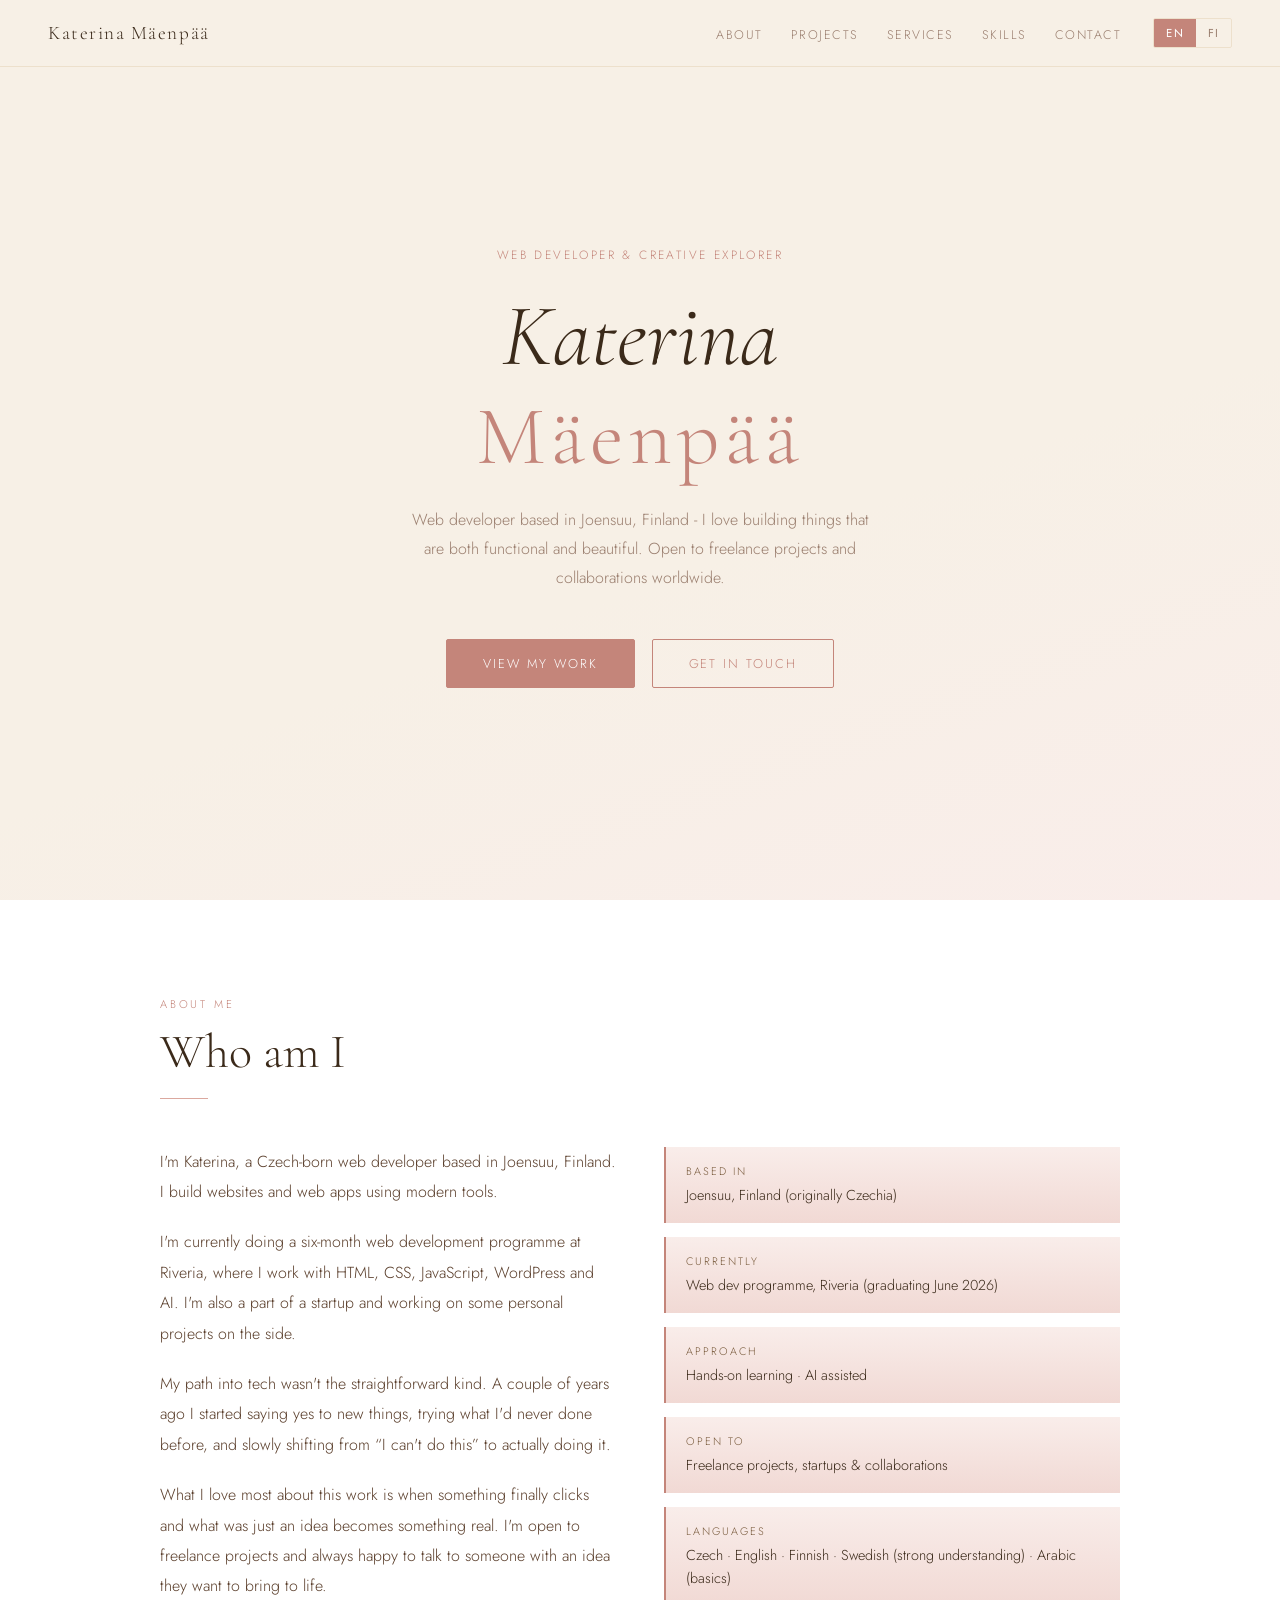
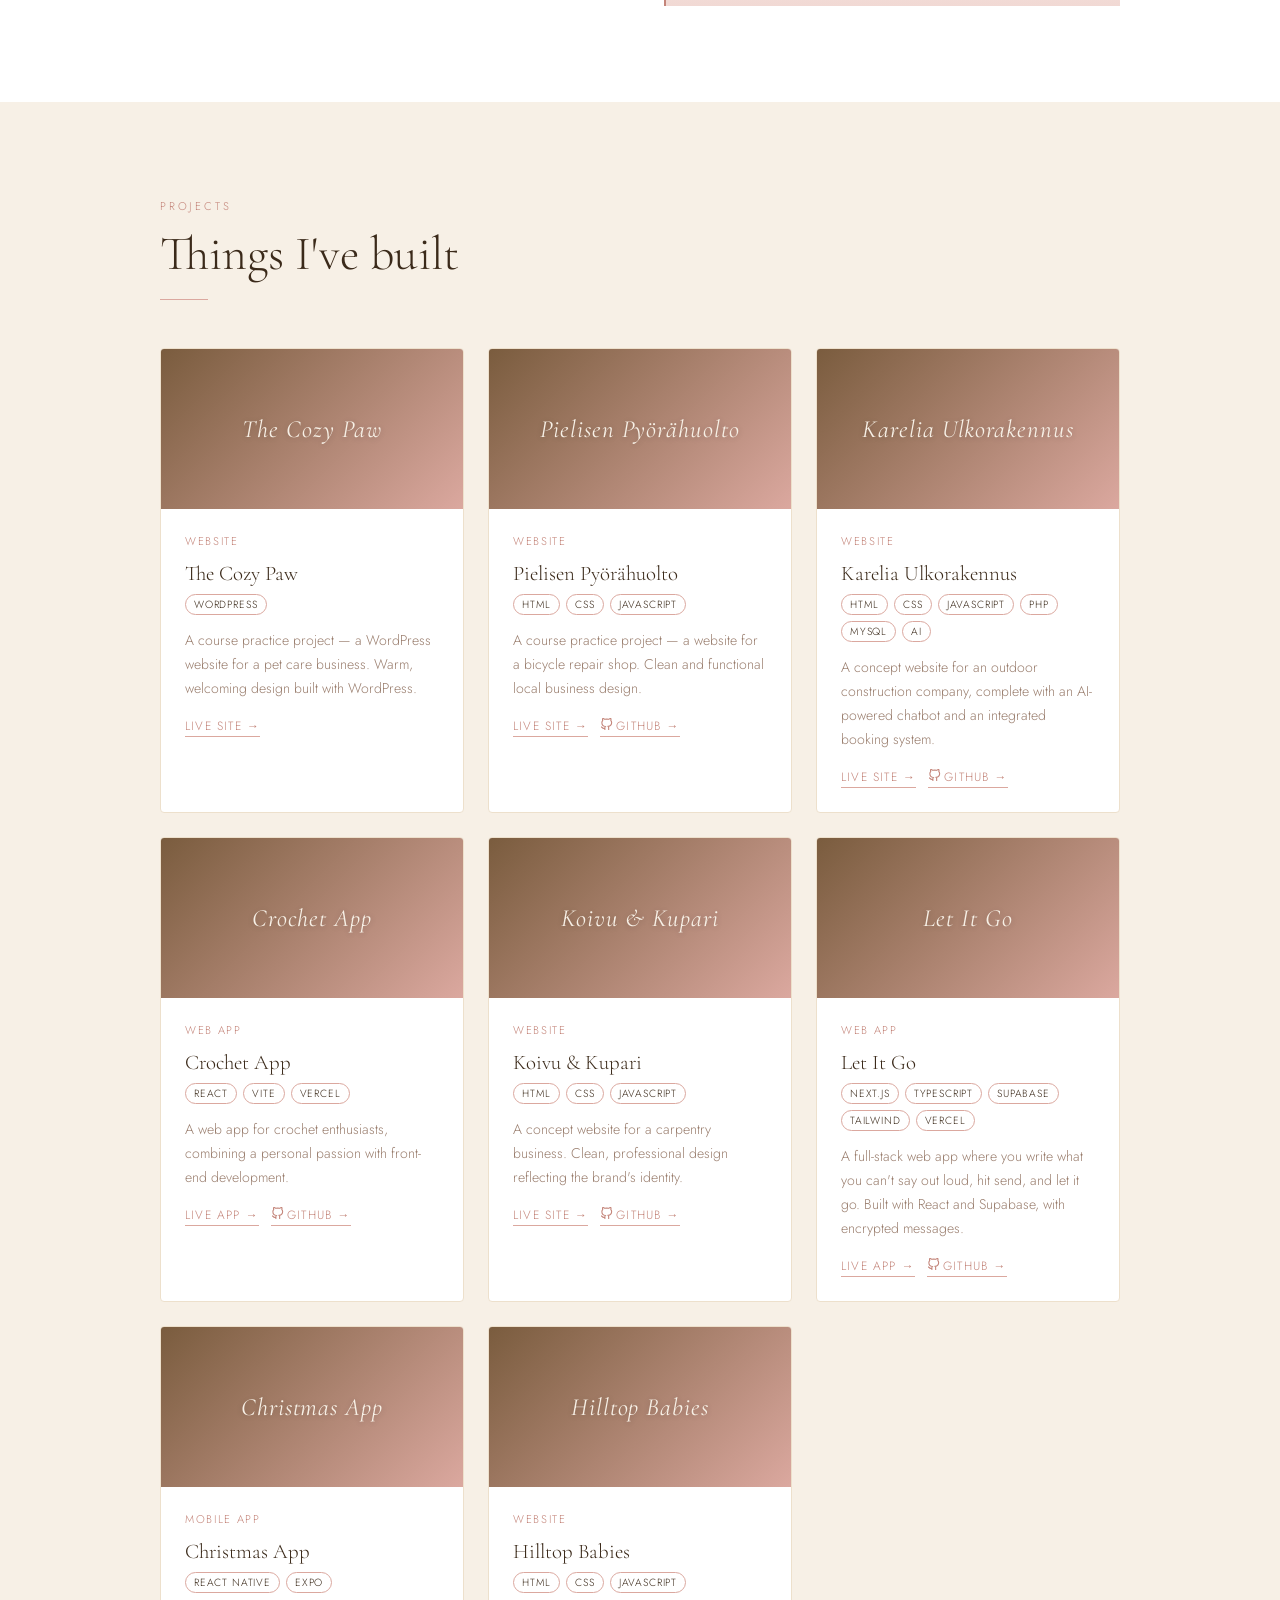
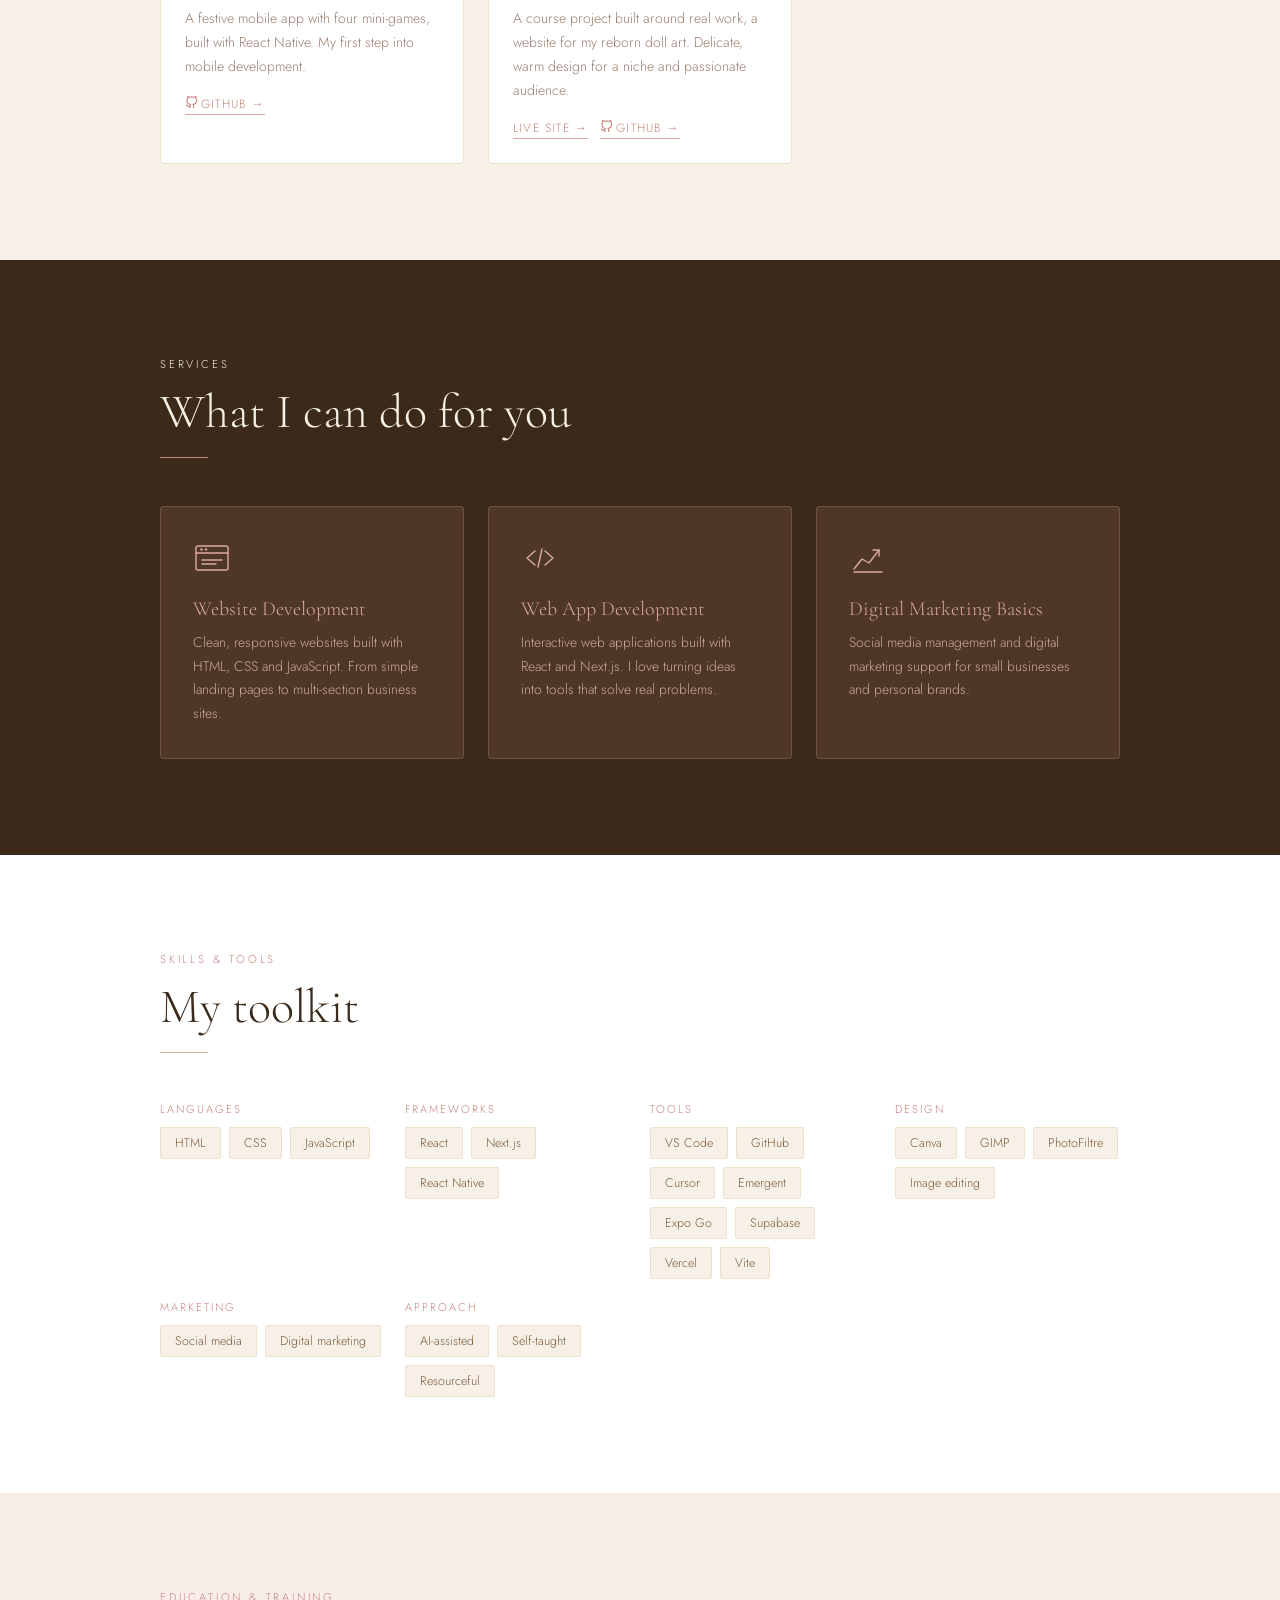
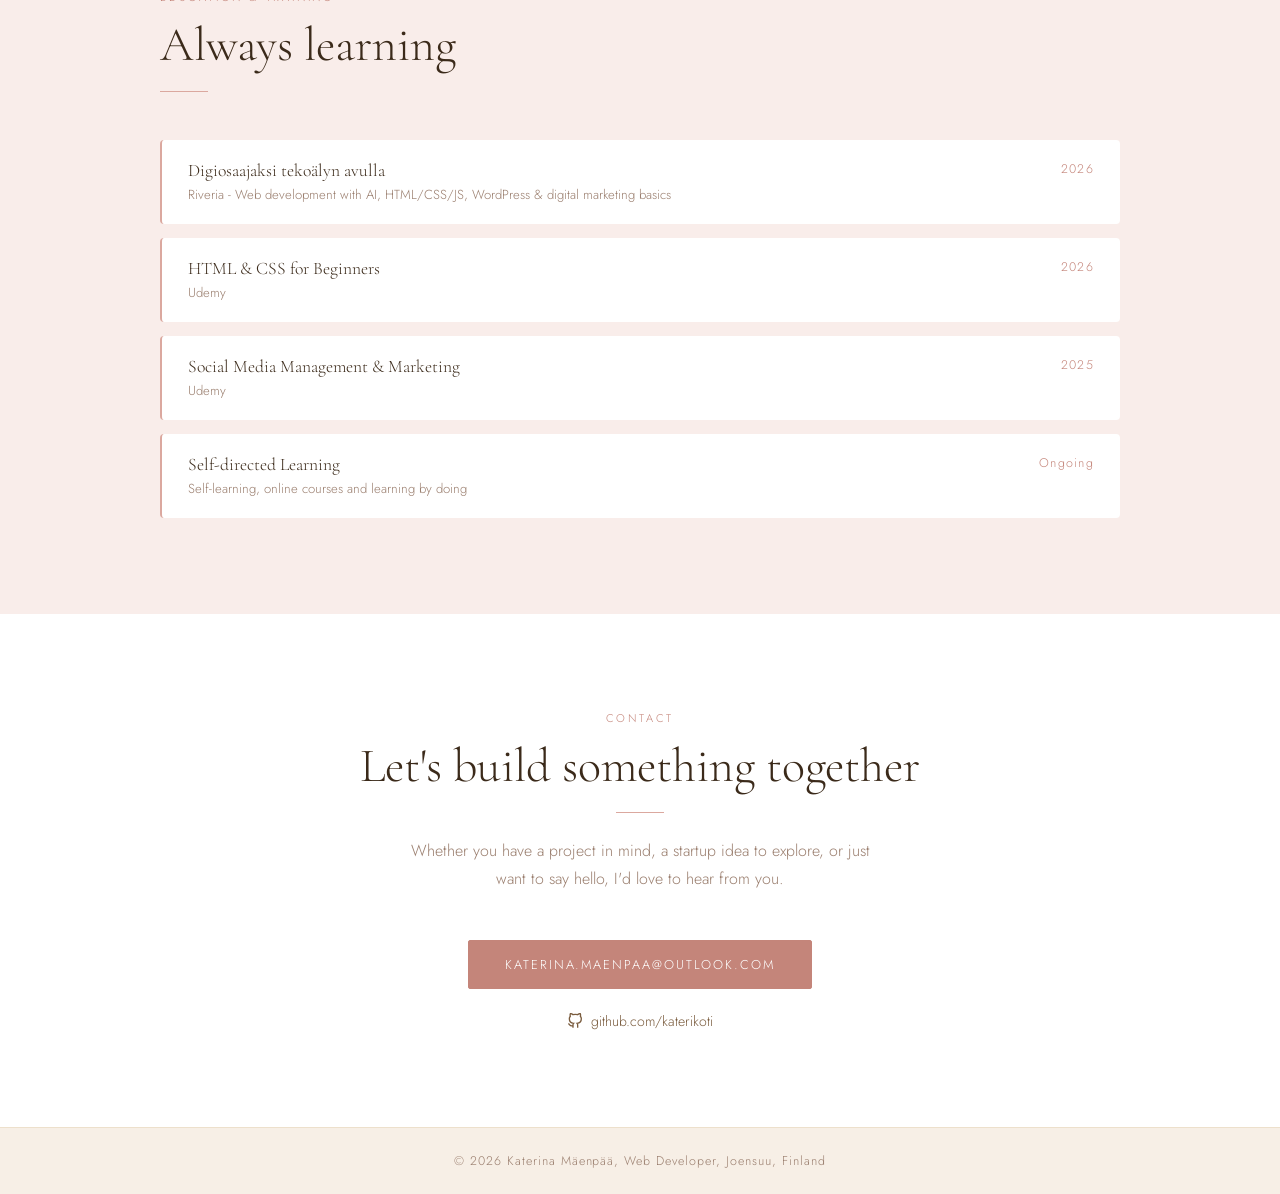
<file: index.html>
<!DOCTYPE html>
<html lang="en">
<head>
<meta charset="UTF-8"/>
<meta name="viewport" content="width=device-width, initial-scale=1.0"/>
<title>Katerina Mäenpää — Web Developer in Joensuu, Finland</title>

<!-- SEO -->
<meta name="description" content="Katerina Mäenpää is a freelance web developer based in Joensuu, Finland. Building websites, web apps and digital solutions with care and creativity."/>
<meta name="keywords" content="web developer Joensuu, freelance web developer Finland, website development Joensuu, React developer Finland, Katerina Mäenpää"/>
<meta name="author" content="Katerina Mäenpää"/>
<meta name="robots" content="index, follow"/>

<!-- GEO -->
<meta name="geo.region" content="FI-13"/>
<meta name="geo.placename" content="Joensuu, Finland"/>
<meta name="geo.position" content="62.6010;29.7637"/>
<meta name="ICBM" content="62.6010, 29.7637"/>

<!-- Open Graph -->
<meta property="og:type" content="website"/>
<meta property="og:title" content="Katerina Mäenpää — Web Developer in Joensuu, Finland"/>
<meta property="og:description" content="Freelance web developer based in Joensuu, Finland. Websites, web apps and digital solutions built with care and creativity."/>
<meta property="og:locale" content="en_US"/>
<meta property="og:locale:alternate" content="fi_FI"/>

<link rel="icon" type="image/svg+xml" href="favicon.svg"/>
<link rel="canonical" href="https://katerikoti.github.io"/>
<link href="https://fonts.googleapis.com/css2?family=Cormorant+Garamond:ital,wght@0,300;0,400;0,600;1,300;1,400&family=Jost:wght@300;400;500&display=swap" rel="stylesheet"/>
<link rel="stylesheet" href="style.css"/>
</head>
<body>

<nav>
  <a href="#hero" class="nav-name">Katerina Mäenpää</a>
  <div class="nav-right">
    <ul class="nav-links">
      <li><a href="#about" data-en="About" data-fi="Tietoa minusta">About</a></li>
      <li><a href="#projects" data-en="Projects" data-fi="Projektit">Projects</a></li>
      <li><a href="#services" data-en="Services" data-fi="Palvelut">Services</a></li>
      <li><a href="#skills" data-en="Skills" data-fi="Taidot">Skills</a></li>
      <li><a href="#contact" data-en="Contact" data-fi="Yhteystiedot">Contact</a></li>
    </ul>
    <div class="lang-switcher">
      <button class="lang-btn active" onclick="setLang('en')">EN</button>
      <button class="lang-btn" onclick="setLang('fi')">FI</button>
    </div>
    <button class="hamburger" id="hamburger" onclick="toggleMenu()" aria-label="Menu">
      <span></span><span></span><span></span>
    </button>
  </div>
</nav>

<div class="mobile-menu" id="mobileMenu">
  <a href="#about" data-en="About" data-fi="Tietoa minusta" onclick="closeMenu()">About</a>
  <a href="#projects" data-en="Projects" data-fi="Projektit" onclick="closeMenu()">Projects</a>
  <a href="#services" data-en="Services" data-fi="Palvelut" onclick="closeMenu()">Services</a>
  <a href="#skills" data-en="Skills" data-fi="Taidot" onclick="closeMenu()">Skills</a>
  <a href="#contact" data-en="Contact" data-fi="Yhteystiedot" onclick="closeMenu()">Contact</a>
</div>

<section id="hero">
  <div class="hero-inner">
    <p class="hero-tag" data-en="Web Developer &amp; Creative Explorer" data-fi="Webkehittäjä &amp; Luova tutkija">Web Developer &amp; Creative Explorer</p>
    <h1><em>Katerina</em><span class="hero-lastname">Mäenpää</span></h1>
    <p class="hero-sub" data-en="Web developer based in Joensuu, Finland - I love building things that are both functional and beautiful. Open to freelance projects and collaborations worldwide." data-fi="Webkehittäjä Joensuussa - rakastan rakentaa asioita, jotka ovat sekä toimivia että kauniita. Avoin freelance-projekteille ja yhteistyölle ympäri maailman.">Web developer based in Joensuu, Finland - I love building things that are both functional and beautiful. Open to freelance projects and collaborations worldwide.</p>
    <a href="#projects" class="btn btn-fill" data-en="View My Work" data-fi="Katso töitäni">View My Work</a>
    <a href="#contact" class="btn" data-en="Get In Touch" data-fi="Ota yhteyttä">Get In Touch</a>
  </div>
</section>

<section id="about">
  <div class="section-inner">
    <p class="section-label" data-en="About Me" data-fi="Tietoa minusta">About Me</p>
    <h2 data-en="Who am I" data-fi="Kuka olen">Who am I</h2>
    <div class="divider"></div>
    <div class="about-grid">
      <div class="about-text">
        <p data-en="I'm Katerina, a Czech-born web developer based in Joensuu, Finland. I build websites and web apps using modern tools." data-fi="Olen Katerina, tšekkiläissyntyinen webkehittäjä Joensuusta. Rakennan verkkosivuja ja verkkosovelluksia moderneilla työkaluilla.">I'm Katerina, a Czech-born web developer based in Joensuu, Finland. I build websites and web apps using modern tools.</p>
        <p data-en="I'm currently doing a six-month web development programme at Riveria, where I work with HTML, CSS, JavaScript, WordPress and AI. I'm also a part of a startup and working on some personal projects on the side." data-fi="Olen tällä hetkellä kuuden kuukauden webkehityskoulutuksessa Riveriassa, jossa työskentelen HTML:n, CSS:n, JavaScriptin, WordPressin ja tekoälyn parissa. Olen myös mukana startupissa ja työstän samalla omia henkilökohtaisia projekteja.">I'm currently doing a six-month web development programme at Riveria, where I work with HTML, CSS, JavaScript, WordPress and AI. I'm also a part of a startup and working on some personal projects on the side.</p>
        <p data-en="My path into tech wasn't the straightforward kind. A couple of years ago I started saying yes to new things, trying what I'd never done before, and slowly shifting from &ldquo;I can't do this&rdquo; to actually doing it." data-fi="Polkuni teknologiaan ei ollut suoraviivainen. Pari vuotta sitten aloin sanoa kyllä uusille asioille, kokeilla sitä mitä en ollut koskaan tehnyt, ja siirtyä vähitellen ajatuksesta &ldquo;en pysty tähän&rdquo; siihen, että oikeasti tein niitä.">My path into tech wasn't the straightforward kind. A couple of years ago I started saying yes to new things, trying what I'd never done before, and slowly shifting from &ldquo;I can't do this&rdquo; to actually doing it.</p>
        <p data-en="What I love most about this work is when something finally clicks and what was just an idea becomes something real. I'm open to freelance projects and always happy to talk to someone with an idea they want to bring to life." data-fi="Rakastan tässä työssä eniten sitä, kun jokin viimein napsahtaa paikalleen ja pelkästä ideasta tulee jotain todellista. Olen avoin freelance-projekteille ja juttelen mielelläni kenelle tahansa, jolla on idea, jonka haluaa toteuttaa.">What I love most about this work is when something finally clicks and what was just an idea becomes something real. I'm open to freelance projects and always happy to talk to someone with an idea they want to bring to life.</p>
      </div>
      <div class="about-facts">
        <div class="fact">
          <div class="fact-label" data-en="Based in" data-fi="Sijainti">Based in</div>
          <div class="fact-value" data-en="Joensuu, Finland (originally Czechia)" data-fi="Joensuu, Suomi (kotoisin Tšekistä)">Joensuu, Finland (originally Czechia)</div>
        </div>
        <div class="fact">
          <div class="fact-label" data-en="Currently" data-fi="Tällä hetkellä">Currently</div>
          <div class="fact-value" data-en="Web dev programme, Riveria (graduating June 2026)" data-fi="Webkehityskoulutus, Riveria (valmistuu kesäkuussa 2026)">Web dev programme, Riveria (graduating June 2026)</div>
        </div>
        <div class="fact">
          <div class="fact-label" data-en="Approach" data-fi="Lähestymistapa">Approach</div>
          <div class="fact-value" data-en="Hands-on learning · AI assisted" data-fi="Tekemällä oppiminen · Tekoälyavusteinen">Hands-on learning · AI assisted</div>
        </div>
        <div class="fact">
          <div class="fact-label" data-en="Open to" data-fi="Avoin">Open to</div>
          <div class="fact-value" data-en="Freelance projects, startups & collaborations" data-fi="Freelance-projektit, startupit ja yhteistyö">Freelance projects, startups & collaborations</div>
        </div>
        <div class="fact">
          <div class="fact-label" data-en="Languages" data-fi="Kielet">Languages</div>
          <div class="fact-value" data-en="Czech · English · Finnish · Swedish (strong understanding) · Arabic (basics)" data-fi="Tšekki · Englanti · Suomi · Ruotsi (hyvä ymmärtäminen) · Arabia (perusteet)">Czech · English · Finnish · Swedish (strong understanding) · Arabic (basics)</div>
        </div>
      </div>
    </div>
  </div>
</section>

<section id="projects">
  <div class="section-inner">
    <p class="section-label" data-en="Projects" data-fi="Projektit">Projects</p>
    <h2 data-en="Things I've built" data-fi="Asioita, joita olen rakentanut">Things I've built</h2>
    <div class="divider"></div>
    <div class="projects-grid">
      <div class="card">
        <div class="card-img"><div class="card-img-name">The Cozy Paw</div></div>
        <div class="card-body">
          <div class="card-type" data-en="Website" data-fi="Verkkosivusto">Website</div>
          <div class="card-title">The Cozy Paw</div>
          <div class="card-stack"><span class="stack-tag">WordPress</span></div>
          <div class="card-desc" data-en="A course practice project — a WordPress website for a pet care business. Warm, welcoming design built with WordPress." data-fi="Kurssiharjoitusprojekti — WordPress-sivusto lemmikkihoitoyritykselle. Lämmin ja kutsuva ulkoasu WordPressillä rakennettuna.">A course practice project — a WordPress website for a pet care business. Warm, welcoming design built with WordPress.</div>
          <div class="card-links"><a href="https://te26mkwp.okuserveri.com" target="_blank" class="card-link" data-en="Live Site →" data-fi="Avaa sivusto →">Live Site →</a></div>
        </div>
      </div>
      <div class="card">
        <div class="card-img"><div class="card-img-name">Pielisen Pyörähuolto</div></div>
        <div class="card-body">
          <div class="card-type" data-en="Website" data-fi="Verkkosivusto">Website</div>
          <div class="card-title">Pielisen Pyörähuolto</div>
          <div class="card-stack"><span class="stack-tag">HTML</span><span class="stack-tag">CSS</span><span class="stack-tag">JavaScript</span></div>
          <div class="card-desc" data-en="A course practice project — a website for a bicycle repair shop. Clean and functional local business design." data-fi="Kurssiharjoitusprojekti — verkkosivusto polkupyörähuollolle. Selkeä ja toimiva paikallisen yrityksen ulkoasu.">A course practice project — a website for a bicycle repair shop. Clean and functional local business design.</div>
          <div class="card-links"><a href="https://te26mk.okuserveri.com/pielisen-pyorahuolto/" target="_blank" class="card-link" data-en="Live Site →" data-fi="Avaa sivusto →">Live Site →</a><a href="https://github.com/katerikoti/pielisen-pyorahuolto" target="_blank" class="card-link"><svg width="13" height="13" viewBox="0 0 24 24" fill="none" stroke="currentColor" stroke-width="2" style="vertical-align:-1px;margin-right:3px;"><path d="M9 19c-5 1.5-5-2.5-7-3m14 6v-3.87a3.37 3.37 0 0 0-.94-2.61c3.14-.35 6.44-1.54 6.44-7A5.44 5.44 0 0 0 20 4.77 5.07 5.07 0 0 0 19.91 1S18.73.65 16 2.48a13.38 13.38 0 0 0-7 0C6.27.65 5.09 1 5.09 1A5.07 5.07 0 0 0 5 4.77a5.44 5.44 0 0 0-1.5 3.78c0 5.42 3.3 6.61 6.44 7A3.37 3.37 0 0 0 9 18.13V22"/></svg>GitHub →</a></div>
        </div>
      </div>
      <div class="card">
        <div class="card-img"><div class="card-img-name">Karelia Ulkorakennus</div></div>
        <div class="card-body">
          <div class="card-type" data-en="Website" data-fi="Verkkosivusto">Website</div>
          <div class="card-title">Karelia Ulkorakennus</div>
          <div class="card-stack"><span class="stack-tag">HTML</span><span class="stack-tag">CSS</span><span class="stack-tag">JavaScript</span><span class="stack-tag">PHP</span><span class="stack-tag">MySQL</span><span class="stack-tag">AI</span></div>
          <div class="card-desc" data-en="A concept website for an outdoor construction company, complete with an AI-powered chatbot and an integrated booking system." data-fi="Verkkosivusto kuvitteelliselle ulkorakennusyritykselle, tekoälychatbotilla ja varausjärjestelmällä varustettuna.">A concept website for an outdoor construction company, complete with an AI-powered chatbot and an integrated booking system.</div>
          <div class="card-links"><a href="https://te26mk.okuserveri.com/karelia-ulkorakennus/" target="_blank" class="card-link" data-en="Live Site →" data-fi="Avaa sivusto →">Live Site →</a><a href="https://github.com/katerikoti/karelia-ulkorakennus" target="_blank" class="card-link"><svg width="13" height="13" viewBox="0 0 24 24" fill="none" stroke="currentColor" stroke-width="2" style="vertical-align:-1px;margin-right:3px;"><path d="M9 19c-5 1.5-5-2.5-7-3m14 6v-3.87a3.37 3.37 0 0 0-.94-2.61c3.14-.35 6.44-1.54 6.44-7A5.44 5.44 0 0 0 20 4.77 5.07 5.07 0 0 0 19.91 1S18.73.65 16 2.48a13.38 13.38 0 0 0-7 0C6.27.65 5.09 1 5.09 1A5.07 5.07 0 0 0 5 4.77a5.44 5.44 0 0 0-1.5 3.78c0 5.42 3.3 6.61 6.44 7A3.37 3.37 0 0 0 9 18.13V22"/></svg>GitHub →</a></div>
        </div>
      </div>
      <div class="card">
        <div class="card-img"><div class="card-img-name">Crochet App</div></div>
        <div class="card-body">
          <div class="card-type" data-en="Web App" data-fi="Verkkosovellus">Web App</div>
          <div class="card-title">Crochet App</div>
          <div class="card-stack"><span class="stack-tag">React</span><span class="stack-tag">Vite</span><span class="stack-tag">Vercel</span></div>
          <div class="card-desc" data-en="A web app for crochet enthusiasts, combining a personal passion with front-end development." data-fi="Verkkosovellus virkkausharrastajille, joka yhdistää henkilökohtaisen intohimon ja front-end-kehityksen.">A web app for crochet enthusiasts, combining a personal passion with front-end development.</div>
          <div class="card-links"><a href="https://crochet-app-swart.vercel.app" target="_blank" class="card-link" data-en="Live App →" data-fi="Avaa sovellus →">Live App →</a><a href="https://github.com/katerikoti/crochet-app" target="_blank" class="card-link"><svg width="13" height="13" viewBox="0 0 24 24" fill="none" stroke="currentColor" stroke-width="2" style="vertical-align:-1px;margin-right:3px;"><path d="M9 19c-5 1.5-5-2.5-7-3m14 6v-3.87a3.37 3.37 0 0 0-.94-2.61c3.14-.35 6.44-1.54 6.44-7A5.44 5.44 0 0 0 20 4.77 5.07 5.07 0 0 0 19.91 1S18.73.65 16 2.48a13.38 13.38 0 0 0-7 0C6.27.65 5.09 1 5.09 1A5.07 5.07 0 0 0 5 4.77a5.44 5.44 0 0 0-1.5 3.78c0 5.42 3.3 6.61 6.44 7A3.37 3.37 0 0 0 9 18.13V22"/></svg>GitHub →</a></div>
        </div>
      </div>
      <div class="card">
        <div class="card-img"><div class="card-img-name">Koivu &amp; Kupari</div></div>
        <div class="card-body">
          <div class="card-type" data-en="Website" data-fi="Verkkosivusto">Website</div>
          <div class="card-title">Koivu &amp; Kupari</div>
          <div class="card-stack"><span class="stack-tag">HTML</span><span class="stack-tag">CSS</span><span class="stack-tag">JavaScript</span></div>
          <div class="card-desc" data-en="A concept website for a carpentry business. Clean, professional design reflecting the brand's identity." data-fi="Verkkosivusto kuvitteelliselle puuseppäyritykselle. Selkeä, ammattimainen ulkoasu brändin identiteettiä heijastamassa.">A concept website for a carpentry business. Clean, professional design reflecting the brand's identity.</div>
          <div class="card-links"><a href="https://te26mk.okuserveri.com/koivukupari/" target="_blank" class="card-link" data-en="Live Site →" data-fi="Avaa sivusto →">Live Site →</a><a href="https://github.com/katerikoti/koivukupari" target="_blank" class="card-link"><svg width="13" height="13" viewBox="0 0 24 24" fill="none" stroke="currentColor" stroke-width="2" style="vertical-align:-1px;margin-right:3px;"><path d="M9 19c-5 1.5-5-2.5-7-3m14 6v-3.87a3.37 3.37 0 0 0-.94-2.61c3.14-.35 6.44-1.54 6.44-7A5.44 5.44 0 0 0 20 4.77 5.07 5.07 0 0 0 19.91 1S18.73.65 16 2.48a13.38 13.38 0 0 0-7 0C6.27.65 5.09 1 5.09 1A5.07 5.07 0 0 0 5 4.77a5.44 5.44 0 0 0-1.5 3.78c0 5.42 3.3 6.61 6.44 7A3.37 3.37 0 0 0 9 18.13V22"/></svg>GitHub →</a></div>
        </div>
      </div>
      <div class="card">
        <div class="card-img"><div class="card-img-name">Let It Go</div></div>
        <div class="card-body">
          <div class="card-type" data-en="Web App" data-fi="Verkkosovellus">Web App</div>
          <div class="card-title">Let It Go</div>
          <div class="card-stack"><span class="stack-tag">Next.js</span><span class="stack-tag">TypeScript</span><span class="stack-tag">Supabase</span><span class="stack-tag">Tailwind</span><span class="stack-tag">Vercel</span></div>
          <div class="card-desc" data-en="A full-stack web app where you write what you can't say out loud, hit send, and let it go. Built with React and Supabase, with encrypted messages." data-fi="Full-stack-verkkosovellus, jossa kirjoitat sen mitä et voi sanoa ääneen, painat lähetä ja päästät irti. Rakennettu Reactilla ja Supabasella, salatuin viestein.">A full-stack web app where you write what you can't say out loud, hit send, and let it go. Built with React and Supabase, with encrypted messages.</div>
          <div class="card-links"><a href="https://let-it-go-chi.vercel.app" target="_blank" class="card-link" data-en="Live App →" data-fi="Avaa sovellus →">Live App →</a><a href="https://github.com/katerikoti/let-it-go" target="_blank" class="card-link"><svg width="13" height="13" viewBox="0 0 24 24" fill="none" stroke="currentColor" stroke-width="2" style="vertical-align:-1px;margin-right:3px;"><path d="M9 19c-5 1.5-5-2.5-7-3m14 6v-3.87a3.37 3.37 0 0 0-.94-2.61c3.14-.35 6.44-1.54 6.44-7A5.44 5.44 0 0 0 20 4.77 5.07 5.07 0 0 0 19.91 1S18.73.65 16 2.48a13.38 13.38 0 0 0-7 0C6.27.65 5.09 1 5.09 1A5.07 5.07 0 0 0 5 4.77a5.44 5.44 0 0 0-1.5 3.78c0 5.42 3.3 6.61 6.44 7A3.37 3.37 0 0 0 9 18.13V22"/></svg>GitHub →</a></div>
        </div>
      </div>
      <div class="card">
        <div class="card-img"><div class="card-img-name">Christmas App</div></div>
        <div class="card-body">
          <div class="card-type" data-en="Mobile App" data-fi="Mobiilisovellus">Mobile App</div>
          <div class="card-title">Christmas App</div>
          <div class="card-stack"><span class="stack-tag">React Native</span><span class="stack-tag">Expo</span></div>
          <div class="card-desc" data-en="A festive mobile app with four mini-games, built with React Native. My first step into mobile development." data-fi="Jouluinen mobiilisovellus neljällä minipelillä, rakennettu React Nativella. Ensimmäinen askeleeni mobiilinkehitykseen.">A festive mobile app with four mini-games, built with React Native. My first step into mobile development.</div>
          <div class="card-links"><a href="https://github.com/katerikoti/christmas-app" target="_blank" class="card-link"><svg width="13" height="13" viewBox="0 0 24 24" fill="none" stroke="currentColor" stroke-width="2" style="vertical-align:-1px;margin-right:3px;"><path d="M9 19c-5 1.5-5-2.5-7-3m14 6v-3.87a3.37 3.37 0 0 0-.94-2.61c3.14-.35 6.44-1.54 6.44-7A5.44 5.44 0 0 0 20 4.77 5.07 5.07 0 0 0 19.91 1S18.73.65 16 2.48a13.38 13.38 0 0 0-7 0C6.27.65 5.09 1 5.09 1A5.07 5.07 0 0 0 5 4.77a5.44 5.44 0 0 0-1.5 3.78c0 5.42 3.3 6.61 6.44 7A3.37 3.37 0 0 0 9 18.13V22"/></svg>GitHub →</a></div>
        </div>
      </div>
      <div class="card">
        <div class="card-img"><div class="card-img-name">Hilltop Babies</div></div>
        <div class="card-body">
          <div class="card-type" data-en="Website" data-fi="Verkkosivusto">Website</div>
          <div class="card-title">Hilltop Babies</div>
          <div class="card-stack"><span class="stack-tag">HTML</span><span class="stack-tag">CSS</span><span class="stack-tag">JavaScript</span></div>
          <div class="card-desc" data-en="A course project built around real work, a website for my reborn doll art. Delicate, warm design for a niche and passionate audience." data-fi="Kurssiprojekti oikean työn pohjalta, verkkosivusto reborn-nukketaiteelleni. Herkkä, lämmin ulkoasu intohimoiselle niche-yleisölle.">A course project built around real work, a website for my reborn doll art. Delicate, warm design for a niche and passionate audience.</div>
          <div class="card-links"><a href="https://katerikoti.github.io/hilltop-babies/" target="_blank" class="card-link" data-en="Live Site →" data-fi="Avaa sivusto →">Live Site →</a><a href="https://github.com/katerikoti/hilltop-babies" target="_blank" class="card-link"><svg width="13" height="13" viewBox="0 0 24 24" fill="none" stroke="currentColor" stroke-width="2" style="vertical-align:-1px;margin-right:3px;"><path d="M9 19c-5 1.5-5-2.5-7-3m14 6v-3.87a3.37 3.37 0 0 0-.94-2.61c3.14-.35 6.44-1.54 6.44-7A5.44 5.44 0 0 0 20 4.77 5.07 5.07 0 0 0 19.91 1S18.73.65 16 2.48a13.38 13.38 0 0 0-7 0C6.27.65 5.09 1 5.09 1A5.07 5.07 0 0 0 5 4.77a5.44 5.44 0 0 0-1.5 3.78c0 5.42 3.3 6.61 6.44 7A3.37 3.37 0 0 0 9 18.13V22"/></svg>GitHub →</a></div>
        </div>
      </div>
    </div>
  </div>
</section>

<section id="services">
  <div class="section-inner">
    <p class="section-label" data-en="Services" data-fi="Palvelut">Services</p>
    <h2 data-en="What I can do for you" data-fi="Mitä voin tehdä sinulle">What I can do for you</h2>
    <div class="divider"></div>
    <div class="services-grid">
      <div class="service">
        <div class="service-icon">
          <svg width="38" height="38" viewBox="0 0 38 38" fill="none" stroke="currentColor" stroke-width="1.4" stroke-linecap="round" stroke-linejoin="round">
            <rect x="3" y="7" width="32" height="24" rx="2"/>
            <line x1="3" y1="14" x2="35" y2="14"/>
            <circle cx="8.5" cy="10.5" r="1.2" fill="currentColor" stroke="none"/>
            <circle cx="13" cy="10.5" r="1.2" fill="currentColor" stroke="none"/>
            <line x1="9" y1="21" x2="29" y2="21"/>
            <line x1="9" y1="25" x2="23" y2="25"/>
          </svg>
        </div>
        <div class="service-title" data-en="Website Development" data-fi="Verkkosivujen kehitys">Website Development</div>
        <div class="service-desc" data-en="Clean, responsive websites built with HTML, CSS and JavaScript. From simple landing pages to multi-section business sites." data-fi="Selkeitä, responsiivisia verkkosivustoja HTML:llä, CSS:llä ja JavaScriptillä. Yksinkertaisista laskeutumissivuista moniosaisiin yrityssivustoihin.">Clean, responsive websites built with HTML, CSS and JavaScript. From simple landing pages to multi-section business sites.</div>
      </div>
      <div class="service">
        <div class="service-icon">
          <svg width="38" height="38" viewBox="0 0 38 38" fill="none" stroke="currentColor" stroke-width="1.4" stroke-linecap="round" stroke-linejoin="round">
            <polyline points="14,12 6,19 14,26"/>
            <polyline points="24,12 32,19 24,26"/>
            <line x1="21" y1="10" x2="17" y2="28"/>
          </svg>
        </div>
        <div class="service-title" data-en="Web App Development" data-fi="Verkkosovellusten kehitys">Web App Development</div>
        <div class="service-desc" data-en="Interactive web applications built with React and Next.js. I love turning ideas into tools that solve real problems." data-fi="Interaktiivisia verkkosovelluksia Reactilla ja Next.js:llä. Rakastan muuttaa ideat työkaluiksi, jotka ratkaisevat todellisia ongelmia.">Interactive web applications built with React and Next.js. I love turning ideas into tools that solve real problems.</div>
      </div>
      <div class="service">
        <div class="service-icon">
          <svg width="38" height="38" viewBox="0 0 38 38" fill="none" stroke="currentColor" stroke-width="1.4" stroke-linecap="round" stroke-linejoin="round">
            <polyline points="5,30 13,20 20,24 30,11"/>
            <polyline points="24,11 30,11 30,17"/>
            <line x1="5" y1="33" x2="33" y2="33"/>
          </svg>
        </div>
        <div class="service-title" data-en="Digital Marketing Basics" data-fi="Digitaalisen markkinoinnin perusteet">Digital Marketing Basics</div>
        <div class="service-desc" data-en="Social media management and digital marketing support for small businesses and personal brands." data-fi="Sosiaalisen median hallinta ja digitaalisen markkinoinnin tuki pienille yrityksille ja henkilöbrändeille.">Social media management and digital marketing support for small businesses and personal brands.</div>
      </div>
    </div>
  </div>
</section>

<section id="skills">
  <div class="section-inner">
    <p class="section-label" data-en="Skills & Tools" data-fi="Taidot ja työkalut">Skills & Tools</p>
    <h2 data-en="My toolkit" data-fi="Työkalupakkini">My toolkit</h2>
    <div class="divider"></div>
    <div class="skills-grid">
      <div><div class="skill-cat-label" data-en="Languages" data-fi="Ohjelmointikielet">Languages</div><div class="tags"><span class="tag">HTML</span><span class="tag">CSS</span><span class="tag">JavaScript</span></div></div>
      <div><div class="skill-cat-label" data-en="Frameworks" data-fi="Sovelluskehykset">Frameworks</div><div class="tags"><span class="tag">React</span><span class="tag">Next.js</span><span class="tag">React Native</span></div></div>
      <div><div class="skill-cat-label" data-en="Tools" data-fi="Työkalut">Tools</div><div class="tags"><span class="tag">VS Code</span><span class="tag">GitHub</span><span class="tag">Cursor</span><span class="tag">Emergent</span><span class="tag">Expo Go</span><span class="tag">Supabase</span><span class="tag">Vercel</span><span class="tag">Vite</span></div></div>
      <div><div class="skill-cat-label" data-en="Design" data-fi="Suunnittelu">Design</div><div class="tags"><span class="tag">Canva</span><span class="tag">GIMP</span><span class="tag">PhotoFiltre</span><span class="tag" data-en="Image editing" data-fi="Kuvankäsittely">Image editing</span></div></div>
      <div><div class="skill-cat-label" data-en="Marketing" data-fi="Markkinointi">Marketing</div><div class="tags"><span class="tag" data-en="Social media" data-fi="Sosiaalinen media">Social media</span><span class="tag" data-en="Digital marketing" data-fi="Digitaalinen markkinointi">Digital marketing</span></div></div>
      <div><div class="skill-cat-label" data-en="Approach" data-fi="Lähestymistapa">Approach</div><div class="tags"><span class="tag" data-en="AI-assisted" data-fi="Tekoälyavusteinen">AI-assisted</span><span class="tag" data-en="Self-taught" data-fi="Itseoppinut">Self-taught</span><span class="tag" data-en="Resourceful" data-fi="Luova ongelmanratkaisija">Resourceful</span></div></div>
    </div>
  </div>
</section>

<section id="education">
  <div class="section-inner">
    <p class="section-label" data-en="Education & Training" data-fi="Koulutus">Education & Training</p>
    <h2 data-en="Always learning" data-fi="Aina oppimassa">Always learning</h2>
    <div class="divider"></div>
    <div class="edu-list">
      <div class="edu-item">
        <div>
          <div class="edu-title">Digiosaajaksi tekoälyn avulla</div>
          <div class="edu-org" data-en="Riveria - Web development with AI, HTML/CSS/JS, WordPress & digital marketing basics" data-fi="Riveria - Webkehitys tekoälyn avulla, HTML/CSS/JS, WordPress ja digitaalisen markkinoinnin perusteet">Riveria - Web development with AI, HTML/CSS/JS, WordPress & digital marketing basics</div>
        </div>
        <div class="edu-year">2026</div>
      </div>
      <div class="edu-item">
        <div>
          <div class="edu-title" data-en="HTML & CSS for Beginners" data-fi="HTML ja CSS aloittelijoille">HTML & CSS for Beginners</div>
          <div class="edu-org">Udemy</div>
        </div>
        <div class="edu-year">2026</div>
      </div>
      <div class="edu-item">
        <div>
          <div class="edu-title" data-en="Social Media Management & Marketing" data-fi="Sosiaalisen median hallinta ja markkinointi">Social Media Management & Marketing</div>
          <div class="edu-org">Udemy</div>
        </div>
        <div class="edu-year">2025</div>
      </div>
      <div class="edu-item">
        <div>
          <div class="edu-title" data-en="Self-directed Learning" data-fi="Itseohjautuva oppiminen">Self-directed Learning</div>
          <div class="edu-org" data-en="Self-learning, online courses and learning by doing" data-fi="Itseopiskelu, verkkokurssit ja tekemällä oppiminen">Self-learning, online courses and learning by doing</div>
        </div>
        <div class="edu-year" data-en="Ongoing" data-fi="Jatkuvaa">Ongoing</div>
      </div>
    </div>
  </div>
</section>

<section id="contact">
  <div class="section-inner">
    <p class="section-label" data-en="Contact" data-fi="Yhteystiedot">Contact</p>
    <h2 data-en="Let's build something together" data-fi="Rakennetaan jotain yhdessä">Let's build something together</h2>
    <div class="divider" style="margin:0 auto 24px;"></div>
    <p class="contact-sub" data-en="Whether you have a project in mind, a startup idea to explore, or just want to say hello, I'd love to hear from you." data-fi="Jos sinulla on projekti mielessä, startup-idea hautumassa tai haluat vain sanoa hei, ota rohkeasti yhteyttä.">Whether you have a project in mind, a startup idea to explore, or just want to say hello, I'd love to hear from you.</p>
    <a href="mailto:katerina.maenpaa@outlook.com" class="btn btn-fill">katerina.maenpaa@outlook.com</a>
    <div class="contact-links">
      <a href="https://github.com/katerikoti" class="contact-link" target="_blank">
        <svg width="16" height="16" viewBox="0 0 24 24" fill="none" stroke="currentColor" stroke-width="2"><path d="M9 19c-5 1.5-5-2.5-7-3m14 6v-3.87a3.37 3.37 0 0 0-.94-2.61c3.14-.35 6.44-1.54 6.44-7A5.44 5.44 0 0 0 20 4.77 5.07 5.07 0 0 0 19.91 1S18.73.65 16 2.48a13.38 13.38 0 0 0-7 0C6.27.65 5.09 1 5.09 1A5.07 5.07 0 0 0 5 4.77a5.44 5.44 0 0 0-1.5 3.78c0 5.42 3.3 6.61 6.44 7A3.37 3.37 0 0 0 9 18.13V22"/></svg>
        github.com/katerikoti
      </a>
    </div>
  </div>
</section>

<footer>
  <p data-en="© 2026 Katerina Mäenpää, Web Developer, Joensuu, Finland" data-fi="© 2026 Katerina Mäenpää, Webkehittäjä, Joensuu, Suomi">© 2026 Katerina Mäenpää, Web Developer, Joensuu, Finland</p>
</footer>

<script>
function toggleMenu(){
  const h=document.getElementById('hamburger');
  const m=document.getElementById('mobileMenu');
  h.classList.toggle('open');
  m.classList.toggle('open');
}
function closeMenu(){
  document.getElementById('hamburger').classList.remove('open');
  document.getElementById('mobileMenu').classList.remove('open');
}
function setLang(lang){
  document.querySelectorAll('.lang-btn').forEach(b=>b.classList.toggle('active',b.textContent.toLowerCase()===lang));
  document.querySelectorAll('[data-en]').forEach(el=>{
    const txt=el.getAttribute('data-'+lang);
    if(txt) el.innerHTML=txt;
  });
  document.documentElement.lang=lang;
}
document.querySelectorAll('a[href^="#"]').forEach(a=>{
  a.addEventListener('click',e=>{
    e.preventDefault();
    const t=document.querySelector(a.getAttribute('href'));
    if(t) t.scrollIntoView({behavior:'smooth',block:'start'});
  });
});
</script>
</body>
</html>
</file>
<file: style.css>
*{margin:0;padding:0;box-sizing:border-box;}
:root{
  --brown:#3b2a1a;--brown-mid:#7a5c3e;--beige:#f7f0e6;--beige-dark:#ede0cc;
  --rose:#c4857a;--rose-light:#dba89f;--rose-pale:#f9edea;--text:#2e1f12;--muted:#9a7e6e;
}
html{scroll-behavior:smooth;}
body{font-family:'Jost',sans-serif;background:var(--beige);color:var(--text);font-weight:300;}

/* NAV */
nav{position:fixed;top:0;width:100%;background:rgba(247,240,230,0.95);backdrop-filter:blur(8px);z-index:100;padding:18px 48px;display:flex;justify-content:space-between;align-items:center;border-bottom:1px solid var(--beige-dark);}
.nav-name{font-family:'Cormorant Garamond',serif;font-size:1.2rem;letter-spacing:.08em;color:var(--brown);text-decoration:none;}
.nav-right{display:flex;align-items:center;gap:32px;}
.nav-links{display:flex;gap:28px;list-style:none;}
.nav-links a{text-decoration:none;color:var(--muted);font-size:.78rem;letter-spacing:.12em;text-transform:uppercase;transition:color .3s;}
.nav-links a:hover{color:var(--rose);}
.hamburger{display:none;flex-direction:column;gap:5px;cursor:pointer;padding:4px;background:none;border:none;}
.hamburger span{display:block;width:22px;height:1.5px;background:var(--brown);transition:all .3s;}
.hamburger.open span:nth-child(1){transform:translateY(6.5px) rotate(45deg);}
.hamburger.open span:nth-child(2){opacity:0;}
.hamburger.open span:nth-child(3){transform:translateY(-6.5px) rotate(-45deg);}
.mobile-menu{display:none;position:fixed;top:57px;left:0;width:100%;background:rgba(247,240,230,0.98);backdrop-filter:blur(8px);border-bottom:1px solid var(--beige-dark);padding:24px 20px;flex-direction:column;gap:0;z-index:99;}
.mobile-menu.open{display:flex;}
.mobile-menu a{text-decoration:none;color:var(--brown);font-size:.9rem;letter-spacing:.12em;text-transform:uppercase;padding:14px 0;border-bottom:1px solid var(--beige-dark);}
.mobile-menu a:last-child{border-bottom:none;}
.mobile-menu a:hover{color:var(--rose);}
.lang-switcher{display:flex;border:1px solid var(--beige-dark);border-radius:2px;overflow:hidden;flex-shrink:0;}
.lang-btn{background:none;border:none;padding:6px 12px;font-family:'Jost',sans-serif;font-size:.72rem;letter-spacing:.1em;text-transform:uppercase;cursor:pointer;color:var(--muted);transition:all .2s;}
.lang-btn.active{background:var(--rose);color:#fff;}
.lang-btn:hover:not(.active){background:var(--beige-dark);color:var(--brown);}

/* HERO */
#hero{min-height:100vh;display:flex;align-items:center;justify-content:center;text-align:center;padding:120px 24px 80px;background:linear-gradient(160deg,var(--beige) 60%,var(--rose-pale) 100%);}
.hero-inner{max-width:680px;}
.hero-tag{font-size:.75rem;letter-spacing:.2em;text-transform:uppercase;color:var(--rose);margin-bottom:24px;}
h1{font-size:clamp(3rem,8vw,5.5rem);font-weight:300;line-height:1.1;margin-bottom:24px;}
h1 em{font-family:'Cormorant Garamond',serif;font-style:italic;color:var(--brown);display:block;}
.hero-lastname{font-family:'Cormorant Garamond',serif;font-style:normal;font-weight:300;color:var(--rose);letter-spacing:.06em;font-size:clamp(2.8rem,7.5vw,5.2rem);}
.hero-sub{font-size:1rem;color:var(--muted);line-height:1.8;max-width:480px;margin:0 auto 40px;}
.btn{display:inline-block;padding:14px 36px;border:1px solid var(--rose);color:var(--rose);text-decoration:none;font-size:.8rem;letter-spacing:.15em;text-transform:uppercase;transition:all .3s;border-radius:2px;margin:6px;cursor:pointer;}
.btn:hover{background:var(--rose);color:#fff;}
.btn-fill{background:var(--rose);color:#fff;}
.btn-fill:hover{background:var(--rose-light);}

/* SECTIONS */
section{padding:96px 24px;}
.section-inner{max-width:960px;margin:0 auto;}
.section-label{font-size:.7rem;letter-spacing:.25em;text-transform:uppercase;color:var(--rose);margin-bottom:12px;}
h2{font-family:'Cormorant Garamond',serif;font-size:clamp(2rem,5vw,3rem);font-weight:300;color:var(--brown);margin-bottom:16px;line-height:1.2;}
.divider{width:48px;height:1px;background:var(--rose-light);margin:0 0 48px;}

/* ABOUT */
#about{background:#fff;}
.about-header{margin-bottom:0;}
.about-grid{display:grid;grid-template-columns:1fr 1fr;gap:48px;align-items:start;}
.about-text p{font-size:1rem;line-height:1.9;color:#5a3e2b;margin-bottom:20px;}
.about-text p:last-child{margin-bottom:0;}
.about-text em{font-family:'Cormorant Garamond',serif;font-style:italic;font-size:1.15rem;color:var(--rose);}
.about-facts{display:flex;flex-direction:column;gap:14px;}
.fact{padding:16px 20px;background:linear-gradient(180deg,var(--rose-pale),#f1d9d4);border-left:2px solid var(--rose);} 
.fact-label{font-size:.68rem;letter-spacing:.18em;text-transform:uppercase;color:var(--brown-mid);margin-bottom:5px;}
.fact-value{font-size:.9rem;color:var(--brown);line-height:1.6;}

/* PROJECTS */
#projects{background:var(--beige);} 
.projects-grid{display:grid;grid-template-columns:repeat(auto-fill,minmax(280px,1fr));gap:24px;}
.card{background:#fff;border-radius:4px;overflow:hidden;transition:transform .3s,box-shadow .3s;border:1px solid var(--beige-dark);}
.card:hover{transform:translateY(-4px);box-shadow:0 12px 40px rgba(59,42,26,.1);}
.card-img{height:160px;display:flex;align-items:center;justify-content:center;background:linear-gradient(135deg,var(--brown-mid),var(--rose-light));} 
.card-img-name{font-family:'Cormorant Garamond',serif;font-size:1.55rem;font-weight:400;font-style:italic;color:#f7f0e6;letter-spacing:.04em;text-align:center;padding:0 20px;text-shadow:0 1px 6px rgba(0,0,0,.2);}
.card-body{padding:24px;}
.card-title{font-family:'Cormorant Garamond',serif;font-size:1.3rem;color:var(--brown);margin-bottom:8px;}
.card-type{font-size:.7rem;letter-spacing:.15em;text-transform:uppercase;color:var(--rose);margin-bottom:12px;}
.card-desc{font-size:.88rem;color:var(--muted);line-height:1.7;margin-bottom:16px;}
.card-stack{display:flex;gap:6px;flex-wrap:wrap;margin-bottom:14px;}
.stack-tag{font-size:.65rem;letter-spacing:.08em;text-transform:uppercase;padding:2px 8px;border:1px solid var(--rose-light);color:var(--brown);border-radius:20px;}
.card-links{display:flex;gap:12px;flex-wrap:wrap;}
.card-link{font-size:.75rem;letter-spacing:.1em;text-transform:uppercase;color:var(--rose);text-decoration:none;border-bottom:1px solid var(--rose-light);padding-bottom:1px;transition:color .3s;}
.card-link:hover{color:var(--brown);}

/* SERVICES */
#services{background:var(--brown);}
#services h2,#services .section-label{color:var(--beige);}
#services .divider{background:var(--rose);}
.services-grid{display:grid;grid-template-columns:repeat(auto-fill,minmax(240px,1fr));gap:24px;}
.service{padding:32px;background:rgba(196,133,122,0.15);border:1px solid rgba(196,133,122,0.3);border-radius:4px;transition:transform .3s,border-color .3s;}
.service:hover{transform:translateY(-3px);border-color:var(--rose);}
.service-icon{display:block;margin-bottom:20px;color:var(--rose-light);}
.service-icon svg{display:block;}
.service-title{font-family:'Cormorant Garamond',serif;font-size:1.25rem;color:var(--rose-light);margin-bottom:10px;}
.service-desc{font-size:.87rem;color:#c9a99f;line-height:1.7;}

/* SKILLS */
#skills{background:#fff;} 
.skills-grid{display:grid;grid-template-columns:repeat(auto-fill,minmax(180px,1fr));gap:20px;}
.skill-cat-label{font-size:.7rem;letter-spacing:.18em;text-transform:uppercase;color:var(--rose);margin-bottom:10px;}
.tags{display:flex;flex-wrap:wrap;gap:8px;}
.tag{padding:6px 14px;background:var(--beige);border:1px solid var(--beige-dark);border-radius:2px;font-size:.78rem;color:var(--brown-mid);}

#education{background:var(--rose-pale);} 
.edu-list{display:flex;flex-direction:column;gap:14px;}
.edu-item{padding:20px 26px;background:#fff;border-radius:4px;border-left:2px solid var(--rose-light);display:flex;justify-content:space-between;align-items:start;gap:16px;}
.edu-title{font-family:'Cormorant Garamond',serif;font-size:1.1rem;color:var(--brown);margin-bottom:4px;}
.edu-org{font-size:.82rem;color:var(--muted);}
.edu-year{font-size:.78rem;letter-spacing:.1em;color:var(--rose);white-space:nowrap;}

#contact{background:#fff;text-align:center;}
#contact h2{margin-bottom:16px;}
.contact-sub{font-size:1rem;color:var(--muted);line-height:1.8;max-width:480px;margin:0 auto 40px;}
.contact-links{display:flex;justify-content:center;gap:24px;flex-wrap:wrap;margin-top:16px;}
.contact-link{display:flex;align-items:center;gap:8px;text-decoration:none;color:var(--brown-mid);font-size:.88rem;transition:color .3s;}
.contact-link:hover{color:var(--rose);}

footer{background:rgba(247,240,230,0.95);border-top:1px solid var(--beige-dark);color:var(--muted);text-align:center;padding:24px;font-size:.78rem;letter-spacing:.08em;}

/* MOBILE */
@media(max-width:768px){
  nav{padding:14px 20px;}
  .nav-links{display:none;}
  .nav-right{gap:12px;}
  .hamburger{display:flex;}
  #hero{padding:100px 20px 60px;}
  section{padding:64px 20px;}
  .about-grid{grid-template-columns:1fr;gap:32px;}
  .services-grid{grid-template-columns:1fr;}
  .skills-grid{grid-template-columns:repeat(2,1fr);}
  .edu-item{flex-direction:column;gap:6px;}
  .projects-grid{grid-template-columns:1fr;}
  /* center contact email button on mobile */
  #contact .btn{display:block;margin:0 auto 12px;max-width:fit-content;padding-left:24px;padding-right:24px;text-align:center;}
}
@media(max-width:480px){
  .skills-grid{grid-template-columns:1fr;}
  h1{font-size:2.8rem;}
  .hero-lastname{font-size:2.6rem;}
  .btn{padding:12px 24px;font-size:.75rem;}
}
</file>
